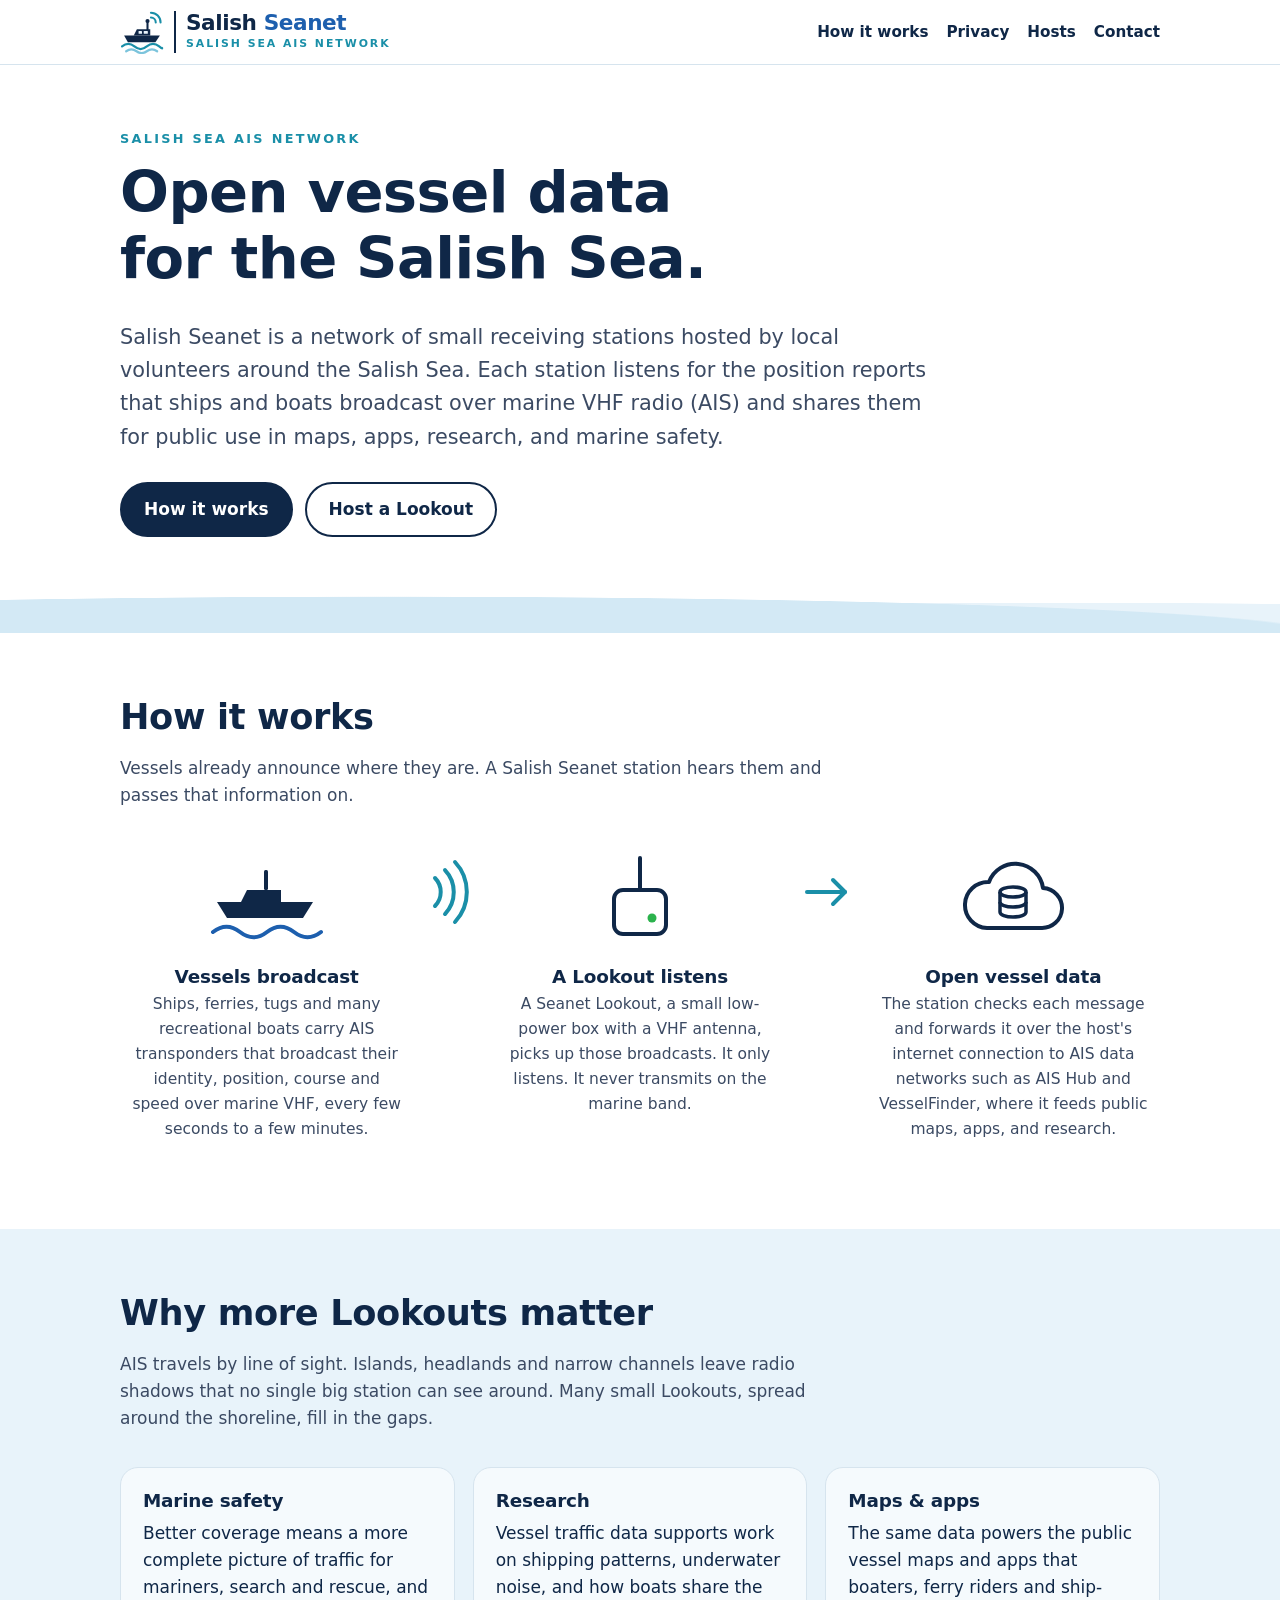
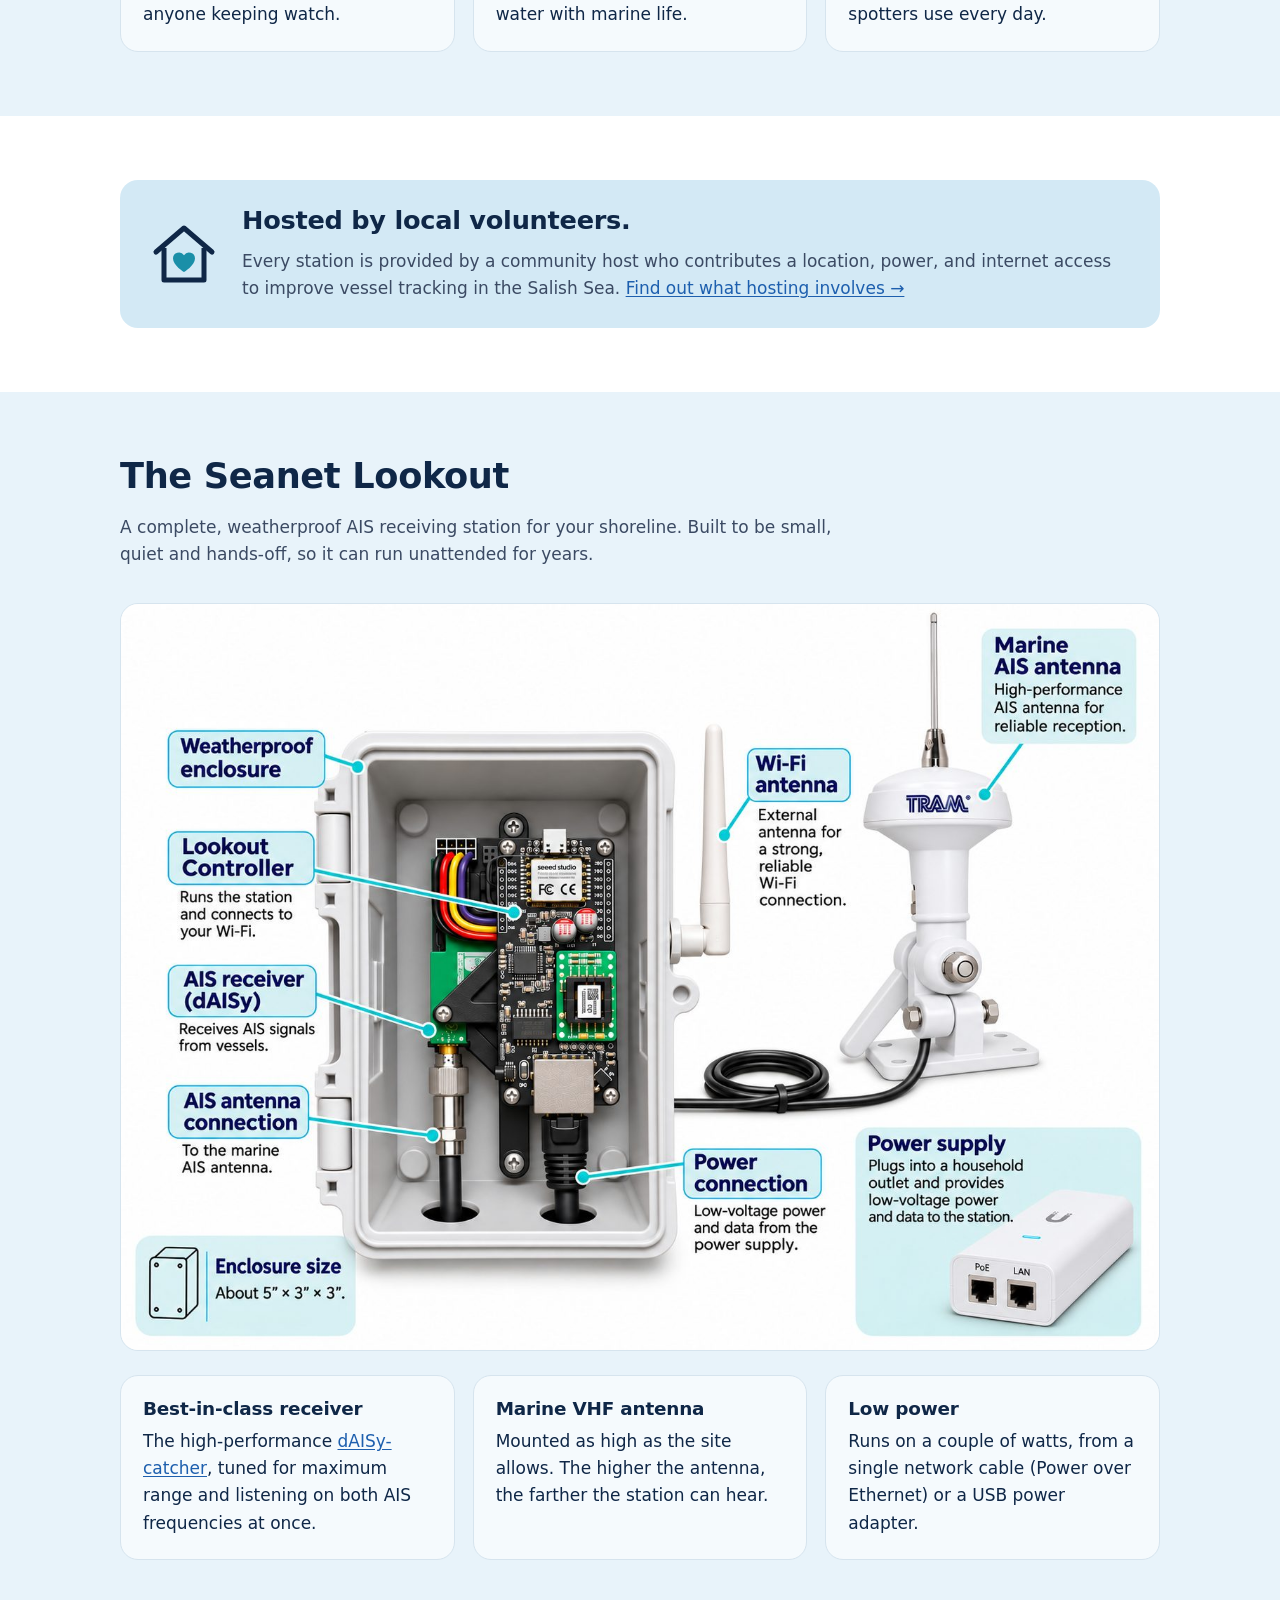
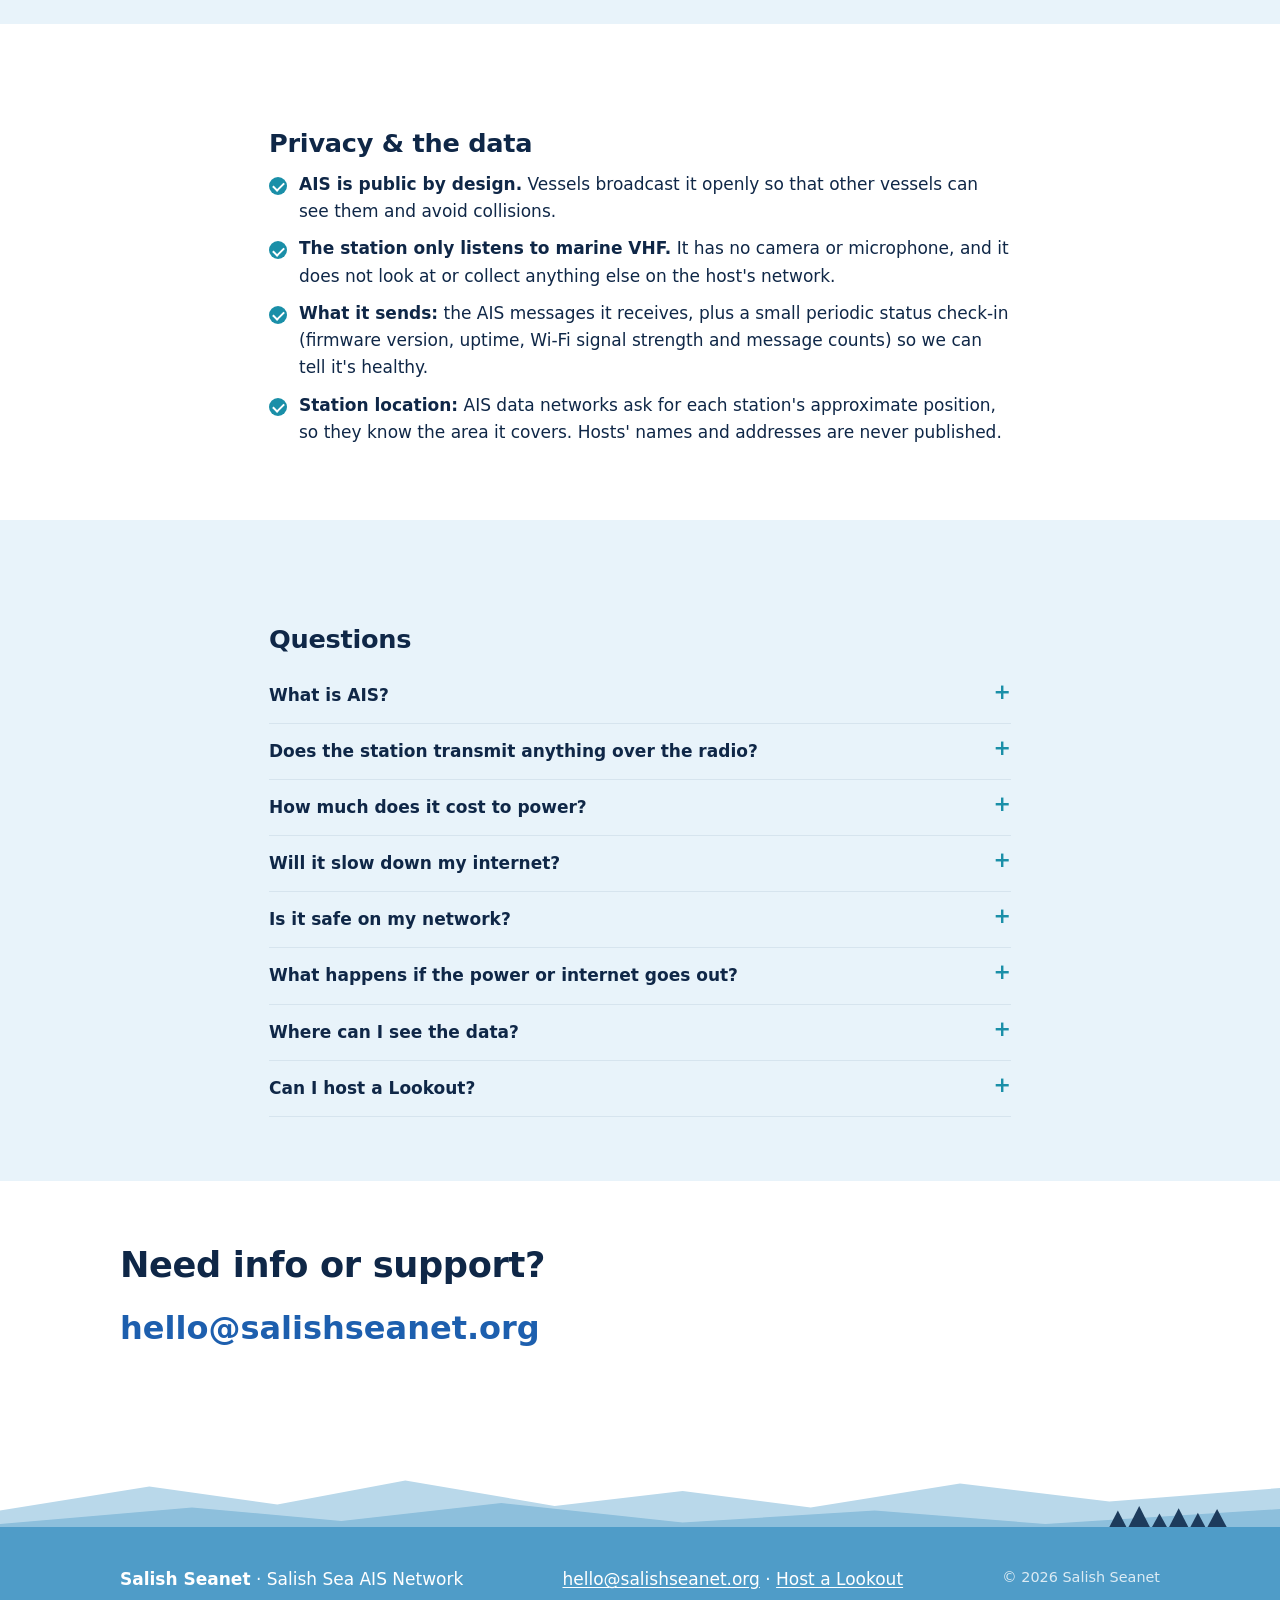
<file: index.html>
<!doctype html>
<html lang="en">
<head>
<meta charset="utf-8">
<meta name="viewport" content="width=device-width, initial-scale=1">
<meta name="color-scheme" content="light dark">
<meta name="theme-color" content="#0f2747">
<link rel="icon" href="/assets/logo.svg" type="image/svg+xml">
<link rel="stylesheet" href="/assets/style.css?v=06f92ad">
<meta property="og:site_name" content="Salish Seanet">
<meta property="og:image" content="https://www.salishseanet.org/assets/logo.svg">
<title>Salish Seanet · Open vessel data for the Salish Sea</title>
<meta name="description" content="Salish Seanet is a network of volunteer-hosted AIS receiving stations that shares vessel positions around the Salish Sea for public maps, apps, research and marine safety.">
<meta property="og:title" content="Salish Seanet · Open vessel data for the Salish Sea">
<meta property="og:description" content="Volunteer-hosted AIS stations sharing vessel positions around the Salish Sea.">
<link rel="canonical" href="https://www.salishseanet.org/">
</head>
<body>
<a class="skip" href="#main">Skip to content</a>
<header class="site-header">
  <div class="wrap header-row">
    <a class="brand" href="/" aria-label="Salish Seanet home">
      <img src="/assets/logo.svg" alt="" width="44" height="44">
      <span class="brand-text">
        <span class="brand-name">Salish <b>Seanet</b></span>
        <span class="brand-tag">Salish Sea AIS Network</span>
      </span>
    </a>
    <nav class="site-nav" aria-label="Main">
      <a href="/#how">How it works</a>
      <a href="/#privacy">Privacy</a>
      <a href="/host/">Hosts</a>
      <a href="/#contact">Contact</a>
    </nav>
  </div>
</header>
<main id="main">

<section class="hero">
  <div class="wrap">
    <p class="eyebrow">Salish Sea AIS Network</p>
    <h1>Open vessel data<br>for the Salish Sea.</h1>
    <p class="lede">Salish Seanet is a network of small receiving stations hosted by
      local volunteers around the Salish Sea. Each station listens for the position
      reports that ships and boats broadcast over marine VHF radio (AIS) and shares
      them for public use in maps, apps, research, and marine safety.</p>
    <div class="cta">
      <a class="btn primary" href="#how">How it works</a>
      <a class="btn" href="/host/">Host a Lookout</a>
    </div>
  </div>
</section>

<section id="how">
  <div class="wrap">
    <h2>How it works</h2>
    <p class="section-lede">Vessels already announce where they are. A Salish Seanet
      station hears them and passes that information on.</p>

    <div class="flow">
      <div class="step">
        <svg class="icon" viewBox="0 0 120 96" aria-hidden="true">
          <g fill="currentColor">
            <rect x="57" y="18" width="4" height="20" rx="1.5"/>
            <path d="M34 50l6-12h34v12z"/>
            <path d="M10 50h96l-10 16H20z"/>
          </g>
          <g fill="none" stroke="var(--blue)" stroke-width="4" stroke-linecap="round">
            <path d="M6 80c9-7 18-7 27 0s18 7 27 0 18-7 27 0 18 7 27 0"/>
          </g>
        </svg>
        <h3>Vessels broadcast</h3>
        <p>Ships, ferries, tugs and many recreational boats carry AIS transponders that
          broadcast their identity, position, course and speed over marine VHF, every
          few seconds to a few minutes.</p>
      </div>

      <svg class="arrow" viewBox="0 0 56 96" aria-hidden="true">
        <g fill="none" stroke="currentColor" stroke-width="4" stroke-linecap="round">
          <path d="M10 34a20 20 0 0 1 0 28"/>
          <path d="M20 26a32 32 0 0 1 0 44"/>
          <path d="M30 18a44 44 0 0 1 0 60"/>
        </g>
      </svg>

      <div class="step">
        <svg class="icon" viewBox="0 0 120 96" aria-hidden="true">
          <rect x="58" y="4" width="4" height="34" rx="2" fill="currentColor"/>
          <rect x="34" y="38" width="52" height="44" rx="9" fill="none" stroke="currentColor" stroke-width="4"/>
          <circle cx="72" cy="66" r="4.5" fill="#2bb24c"/>
        </svg>
        <h3>A Lookout listens</h3>
        <p>A Seanet Lookout, a small low-power box with a VHF antenna, picks up
          those broadcasts. It only listens. It never transmits on the marine band.</p>
      </div>

      <svg class="arrow" viewBox="0 0 56 96" aria-hidden="true">
        <g fill="none" stroke="currentColor" stroke-width="4" stroke-linecap="round" stroke-linejoin="round">
          <path d="M8 48h38"/><path d="M34 36l12 12-12 12"/>
        </g>
      </svg>

      <div class="step">
        <svg class="icon" viewBox="0 0 120 96" aria-hidden="true">
          <path d="M34 76h54a20 20 0 0 0 2-40 28 28 0 0 0-54-6 23 23 0 0 0-2 46z" fill="none" stroke="currentColor" stroke-width="4" stroke-linejoin="round"/>
          <g fill="none" stroke="currentColor" stroke-width="3.5">
            <ellipse cx="60" cy="40" rx="13" ry="5"/>
            <path d="M47 40v20c0 2.8 5.8 5 13 5s13-2.2 13-5V40"/>
            <path d="M47 50c0 2.8 5.8 5 13 5s13-2.2 13-5"/>
          </g>
        </svg>
        <h3>Open vessel data</h3>
        <p>The station checks each message and forwards it over the host's internet
          connection to AIS data networks such as AIS&nbsp;Hub and VesselFinder,
          where it feeds public maps, apps, and research.</p>
      </div>
    </div>
  </div>
</section>

<section class="tint">
  <div class="wrap">
    <h2>Why more Lookouts matter</h2>
    <p class="section-lede">AIS travels by line of sight. Islands, headlands and narrow
      channels leave radio shadows that no single big station can see around. Many small
      Lookouts, spread around the shoreline, fill in the gaps.</p>
    <div class="grid">
      <div class="card"><h3>Marine safety</h3><p>Better coverage means a more complete
        picture of traffic for mariners, search and rescue, and anyone keeping watch.</p></div>
      <div class="card"><h3>Research</h3><p>Vessel traffic data supports work on shipping
        patterns, underwater noise, and how boats share the water with marine life.</p></div>
      <div class="card"><h3>Maps &amp; apps</h3><p>The same data powers the public vessel
        maps and apps that boaters, ferry riders and ship-spotters use every day.</p></div>
    </div>
  </div>
</section>

<section>
  <div class="wrap">
    <div class="band">
      <svg viewBox="0 0 72 72" width="72" height="72" aria-hidden="true">
        <path d="M8 34L36 10l28 24" fill="none" stroke="currentColor" stroke-width="5" stroke-linecap="round" stroke-linejoin="round"/>
        <path d="M16 30v32h40V30" fill="none" stroke="currentColor" stroke-width="5" stroke-linejoin="round"/>
        <path d="M36 54s-11-6.5-11-13.5a6 6 0 0 1 11-3.3 6 6 0 0 1 11 3.3C47 47.5 36 54 36 54z" fill="var(--teal)"/>
      </svg>
      <div>
        <h2>Hosted by local volunteers.</h2>
        <p>Every station is provided by a community host who contributes a location,
          power, and internet access to improve vessel tracking in the Salish Sea.
          <a href="/host/">Find out what hosting involves →</a></p>
      </div>
    </div>
  </div>
</section>

<section class="tint">
  <div class="wrap">
    <h2>The Seanet Lookout</h2>
    <p class="section-lede">A complete, weatherproof AIS receiving station for your
      shoreline. Built to be small, quiet and hands-off, so it can run unattended for years.</p>
    <figure class="kit">
      <img src="/assets/station-kit.jpg" width="1479" height="1063" loading="lazy"
        alt="A Seanet Lookout: a small weatherproof box holding the controller and
        AIS receiver, with a Wi-Fi antenna, a marine AIS antenna on a mount, and a
        plug-in Power over Ethernet supply.">
    </figure>
    <div class="grid">
      <div class="card"><h3>Best-in-class receiver</h3><p>The high-performance
        <a href="https://shop.wegmatt.com/products/daisy-catcher-high-performance-ais-receiver">dAISy-catcher</a>,
        tuned for maximum range and listening on both AIS frequencies at once.</p></div>
      <div class="card"><h3>Marine VHF antenna</h3><p>Mounted as high as the site allows.
        The higher the antenna, the farther the station can hear.</p></div>
      <div class="card"><h3>Low power</h3><p>Runs on a couple of watts, from a single
        network cable (Power over Ethernet) or a USB power adapter.</p></div>
    </div>
  </div>
</section>

<section id="privacy">
  <div class="wrap prose">
    <h2>Privacy &amp; the data</h2>
    <ul class="checks">
      <li><strong>AIS is public by design.</strong> Vessels broadcast it openly so that other
        vessels can see them and avoid collisions.</li>
      <li><strong>The station only listens to marine VHF.</strong> It has no camera or
        microphone, and it does not look at or collect anything else on the host's network.</li>
      <li><strong>What it sends:</strong> the AIS messages it receives, plus a small periodic
        status check-in (firmware version, uptime, Wi-Fi signal strength and
        message counts) so we can tell it's healthy.</li>
      <li><strong>Station location:</strong> AIS data networks ask for each station's
        approximate position, so they know the area it covers. Hosts' names and addresses
        are never published.</li>
    </ul>
  </div>
</section>

<section class="tint" id="faq">
  <div class="wrap prose">
    <h2>Questions</h2>
    <details><summary>What is AIS?</summary>
      <p>The Automatic Identification System. Ships and many smaller boats carry an AIS
        transponder that broadcasts the vessel's name, position, course and speed on two
        marine VHF channels near 162&nbsp;MHz. Anyone with a receiver can hear it.</p></details>
    <details><summary>Does the station transmit anything over the radio?</summary>
      <p>No. It only receives. All it sends goes over the host's internet connection.</p></details>
    <details><summary>How much does it cost to power?</summary>
      <p>About $3 a year. It draws about two watts, less than a single LED light bulb.</p></details>
    <details><summary>Will it slow down my internet?</summary>
      <p>No. It uses a tiny bit of upload spread through the day, about the same as loading
        a few web pages, and doesn't touch your download speed.</p></details>
    <details><summary>Is it safe on my network?</summary>
      <p>Yes. It only sends AIS data out, accepts no incoming connections, and never talks to
        your other devices. <a href="/host/#costs">More for hosts →</a></p></details>
    <details><summary>What happens if the power or internet goes out?</summary>
      <p>Nothing to do. The station starts again on its own when power returns and picks up
        where it left off when the connection comes back.</p></details>
    <details><summary>Where can I see the data?</summary>
      <p>On public vessel-tracking maps such as VesselFinder. AIS Hub also shares the
        combined data with organizations that contribute their own feeds.</p></details>
    <details><summary>Can I host a Lookout?</summary>
      <p>We'd love to hear from you, especially if you have a spot with a clear view of the
        water. See <a href="/host/">hosting a station</a>.</p></details>
  </div>
</section>

<section id="contact">
  <div class="wrap contact">
    <div>
      <h2>Need info or support?</h2>
      <a class="big" href="mailto:hello@salishseanet.org">hello@salishseanet.org</a>
    </div>
  </div>
</section>

</main>
<footer class="site-footer">
  <svg class="shoreline" viewBox="0 0 1200 120" preserveAspectRatio="none" aria-hidden="true">
    <path d="M0 70 L140 38 L260 62 L380 30 L520 64 L640 44 L760 66 L900 34 L1040 58 L1200 40 V120 H0Z" fill="var(--hill-far)"/>
    <path d="M0 88 L180 66 L320 84 L470 60 L640 86 L820 70 L980 88 L1200 68 V120 H0Z" fill="var(--hill-near)"/>
    <g fill="var(--trees)">
      <path d="M1040 92l8-22 8 22z"/><path d="M1058 92l10-28 10 28z"/><path d="M1080 92l7-18 7 18z"/>
      <path d="M1096 92l9-25 9 25z"/><path d="M1116 92l7-19 7 19z"/><path d="M1132 92l9-24 9 24z"/>
    </g>
    <rect y="92" width="1200" height="28" fill="var(--water)"/>
  </svg>
  <div class="footer-body">
    <div class="wrap footer-row">
      <p><strong>Salish Seanet</strong> · Salish Sea AIS Network</p>
      <p><a href="mailto:hello@salishseanet.org">hello@salishseanet.org</a> · <a href="/host/">Host a Lookout</a></p>
      <p class="fine">© 2026 Salish Seanet</p>
    </div>
  </div>
</footer>
</body>
</html>
</file>
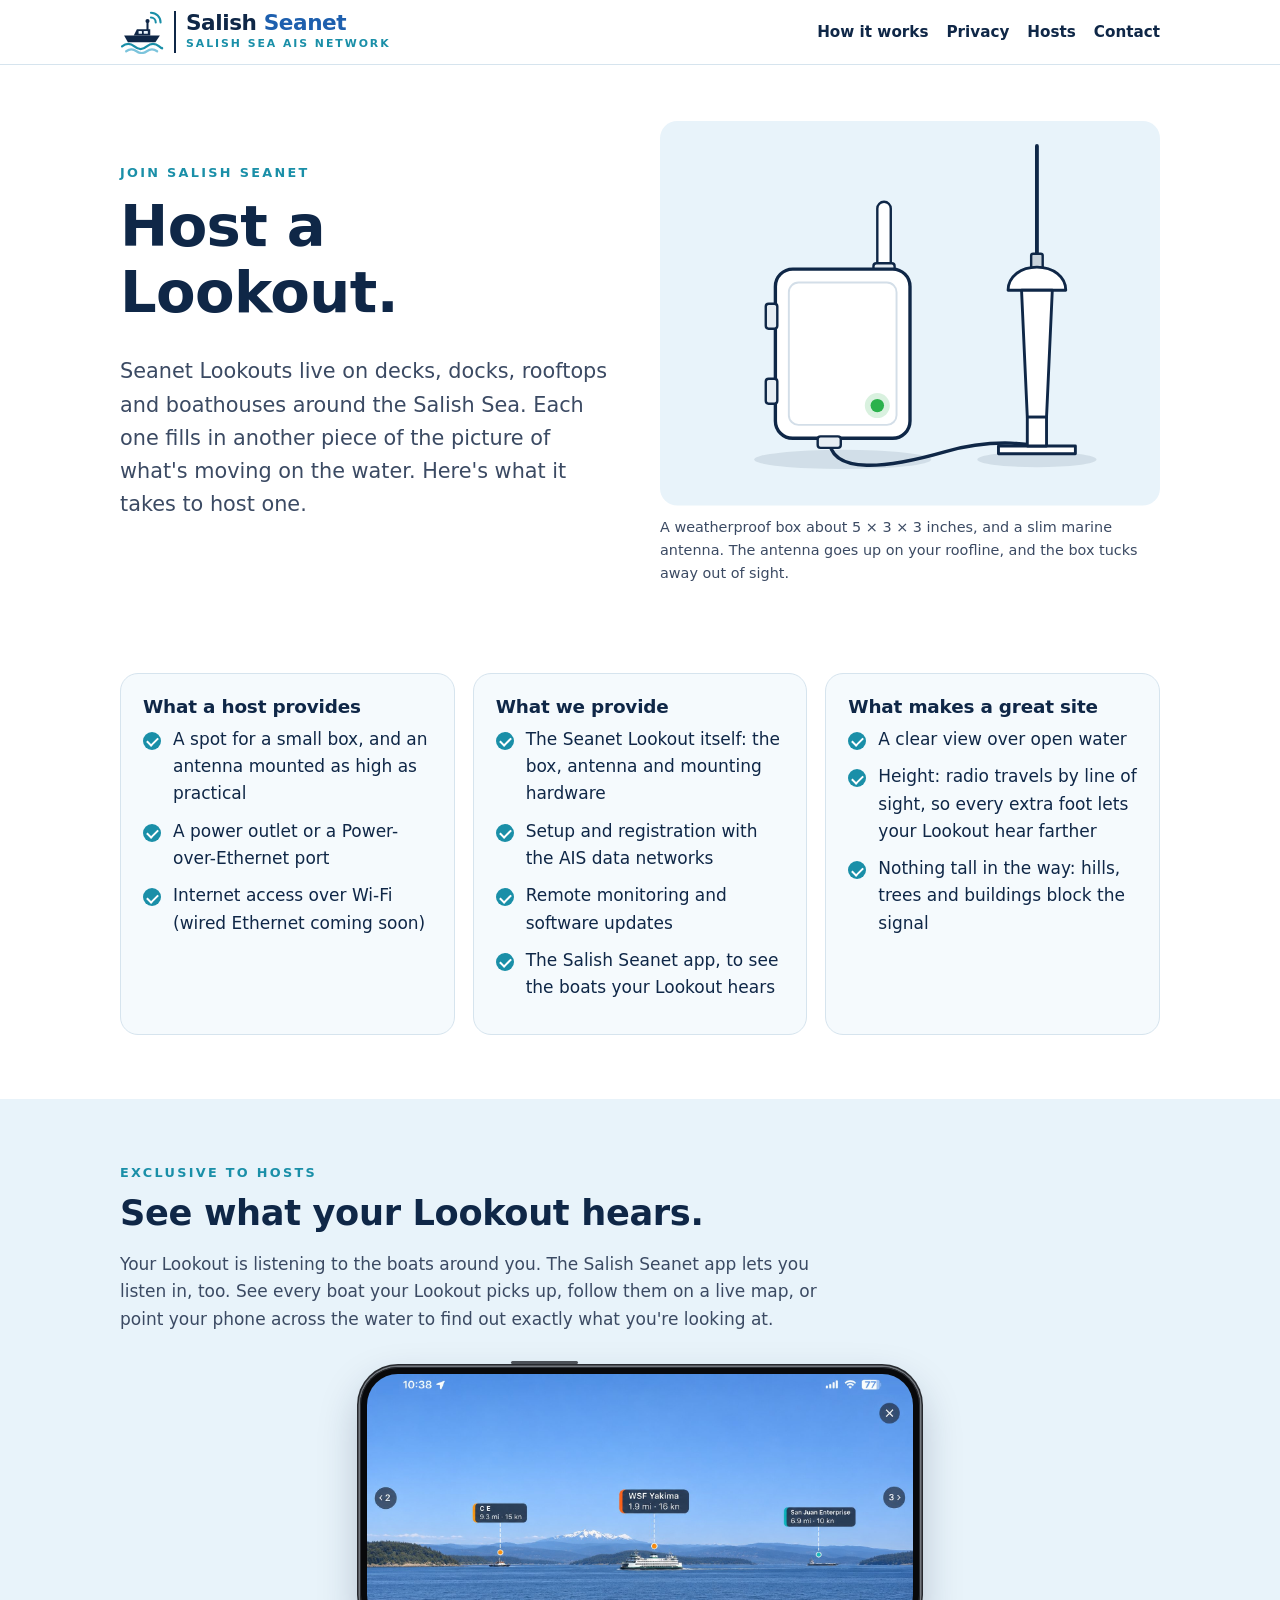
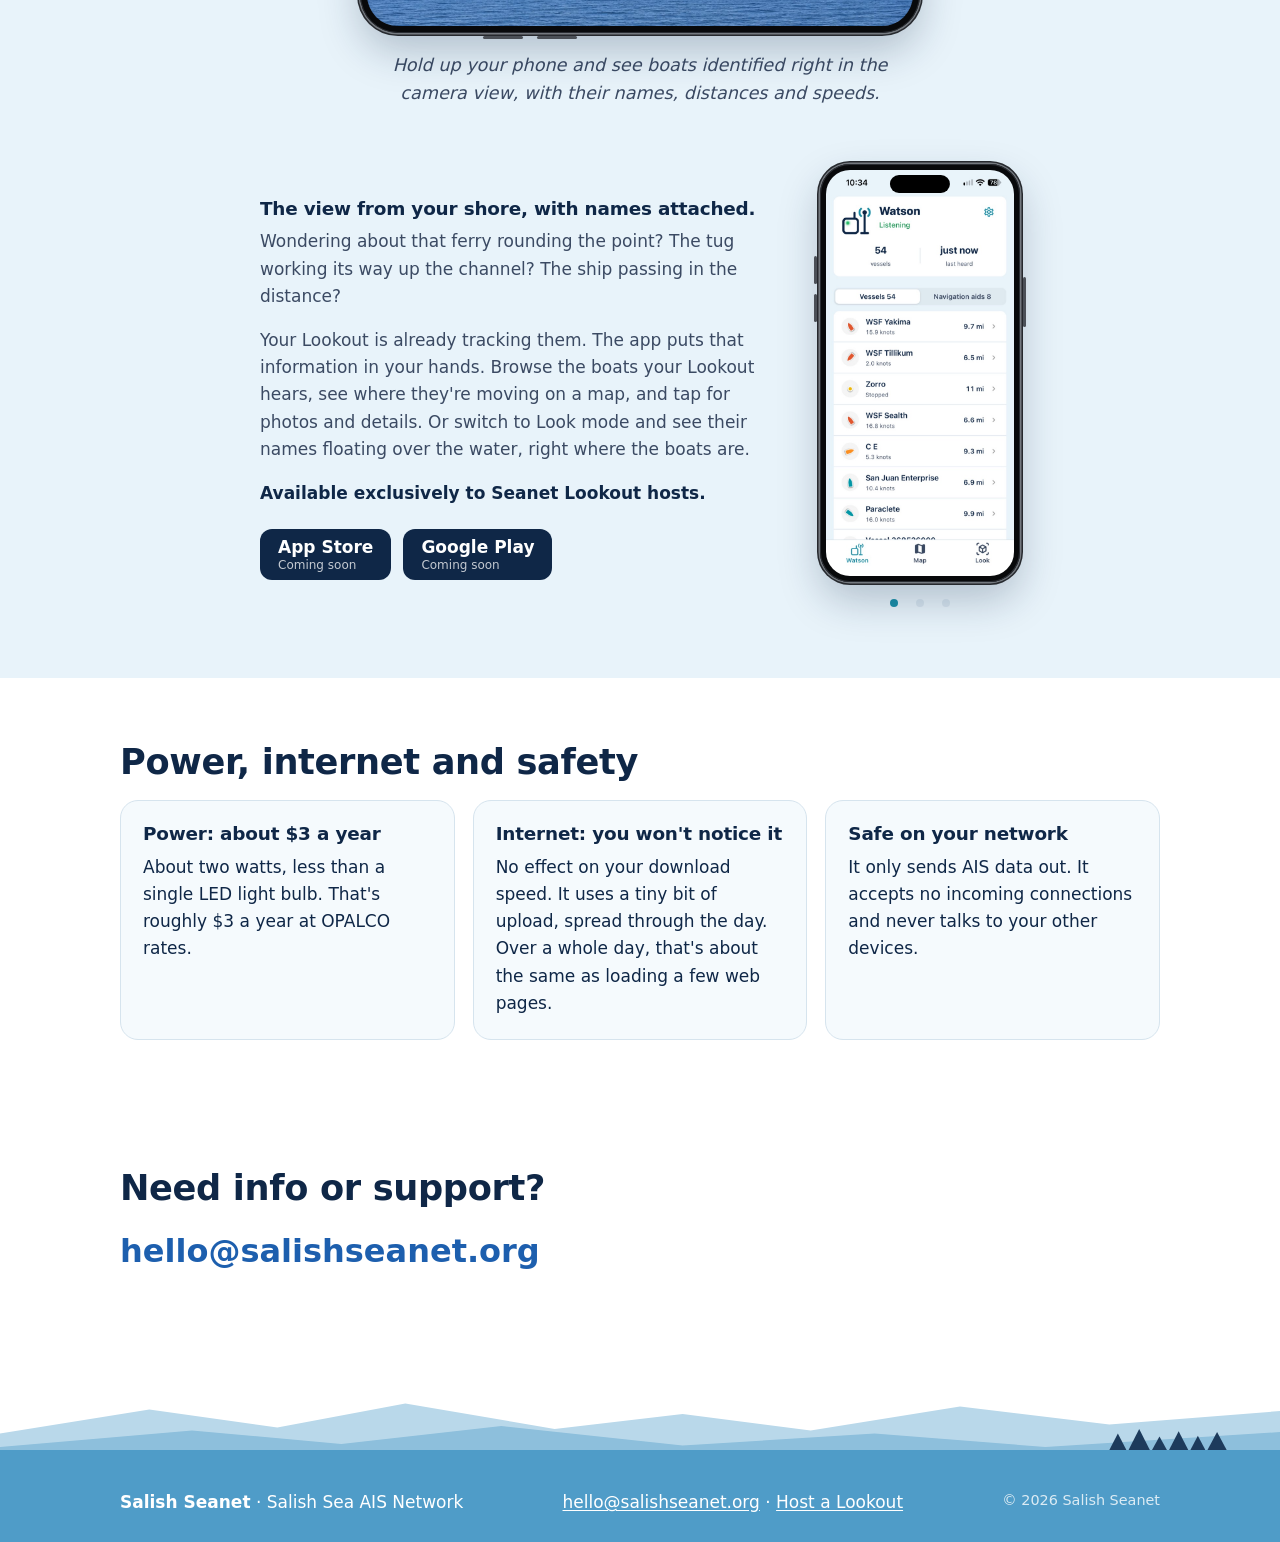
<file: host/index.html>
<!doctype html>
<html lang="en">
<head>
<meta charset="utf-8">
<meta name="viewport" content="width=device-width, initial-scale=1">
<meta name="color-scheme" content="light dark">
<meta name="theme-color" content="#0f2747">
<link rel="icon" href="/assets/logo.svg" type="image/svg+xml">
<link rel="stylesheet" href="/assets/style.css?v=06f92ad">
<meta property="og:site_name" content="Salish Seanet">
<meta property="og:image" content="https://www.salishseanet.org/assets/logo.svg">
<title>Host a Lookout · Salish Seanet</title>
<meta name="description" content="What hosting a Seanet Lookout involves, what you get, and answers to common questions.">
<meta property="og:title" content="Host a Seanet Lookout">
<meta property="og:description" content="What hosting a Seanet Lookout involves, and what you get.">
<link rel="canonical" href="https://www.salishseanet.org/host/">
</head>
<body>
<a class="skip" href="#main">Skip to content</a>
<header class="site-header">
  <div class="wrap header-row">
    <a class="brand" href="/" aria-label="Salish Seanet home">
      <img src="/assets/logo.svg" alt="" width="44" height="44">
      <span class="brand-text">
        <span class="brand-name">Salish <b>Seanet</b></span>
        <span class="brand-tag">Salish Sea AIS Network</span>
      </span>
    </a>
    <nav class="site-nav" aria-label="Main">
      <a href="/#how">How it works</a>
      <a href="/#privacy">Privacy</a>
      <a href="/host/">Hosts</a>
      <a href="/#contact">Contact</a>
    </nav>
  </div>
</header>
<main id="main">

<div class="wrap page-head host-head">
  <div>
    <p class="eyebrow">Join Salish Seanet</p>
    <h1>Host a Lookout.</h1>
    <p class="lede">Seanet Lookouts live on decks, docks, rooftops and boathouses
      around the Salish Sea. Each one fills in another piece of the picture of what's
      moving on the water. Here's what it takes to host one.</p>
  </div>
  <figure class="deck">
    <svg viewBox="0 0 520 400" role="img" aria-labelledby="kit-title">
      <title id="kit-title">A Seanet Lookout: a small white weatherproof box with a green light, cabled to a slim white marine antenna.</title>
      <rect width="520" height="400" rx="18" fill="var(--sky)"/>
      <g fill="rgba(15,39,71,.10)"><ellipse cx="190" cy="352" rx="92" ry="10"/><ellipse cx="392" cy="352" rx="62" ry="8"/></g>
      <!-- cable -->
      <path d="M176 330c0 40 64 30 120 14s96-6 96-6" fill="none" stroke="var(--ink)" stroke-width="3.5" stroke-linecap="round"/>
      <g stroke="#0f2747" stroke-linejoin="round">
        <!-- Wi-Fi stub -->
        <rect x="226" y="84" width="14" height="70" rx="7" fill="#fff" stroke-width="2.5"/>
        <rect x="222" y="148" width="22" height="14" rx="3" fill="#e6edf3" stroke-width="2.5"/>
        <!-- box -->
        <rect x="120" y="154" width="140" height="176" rx="18" fill="#fff" stroke-width="3.5"/>
        <rect x="134" y="168" width="112" height="148" rx="10" fill="none" stroke="#d3deE8" stroke-width="2"/>
        <rect x="110" y="190" width="12" height="26" rx="3" fill="#e6edf3" stroke-width="2.5"/>
        <rect x="110" y="268" width="12" height="26" rx="3" fill="#e6edf3" stroke-width="2.5"/>
        <rect x="164" y="328" width="24" height="12" rx="3" fill="#e6edf3" stroke-width="2.5"/>
        <!-- antenna -->
        <path d="M392 150V26" stroke="var(--ink)" stroke-width="4" stroke-linecap="round"/>
        <rect x="386" y="138" width="12" height="16" rx="2" fill="#c9d3dc" stroke-width="2.5"/>
        <path d="M362 176c0-14 13-24 30-24s30 10 30 24z" fill="#fff" stroke-width="3"/>
        <path d="M376 176h32l-6 132h-20z" fill="#fff" stroke-width="3"/>
        <path d="M352 338h80v8h-80z" fill="#fff" stroke-width="3"/>
        <path d="M382 308h20v30h-20z" fill="#fff" stroke-width="3"/>
      </g>
      <circle cx="226" cy="296" r="7" fill="#2bb24c"/>
      <circle cx="226" cy="296" r="13" fill="#2bb24c" opacity=".18"/>
    </svg>
    <figcaption>A weatherproof box about 5 × 3 × 3 inches, and a slim marine antenna.
      The antenna goes up on your roofline, and the box tucks away out of sight.</figcaption>
  </figure>
</div>

<section>
  <div class="wrap">
    <div class="grid">
      <div class="card">
        <h3>What a host provides</h3>
        <ul class="checks">
          <li>A spot for a small box, and an antenna mounted as high as practical</li>
          <li>A power outlet or a Power-over-Ethernet port</li>
          <li>Internet access over Wi-Fi (wired Ethernet coming soon)</li>
        </ul>
      </div>
      <div class="card">
        <h3>What we provide</h3>
        <ul class="checks">
          <li>The Seanet Lookout itself: the box, antenna and mounting hardware</li>
          <li>Setup and registration with the AIS data networks</li>
          <li>Remote monitoring and software updates</li>
          <li>The Salish Seanet app, to see the boats your Lookout hears</li>
        </ul>
      </div>
      <div class="card">
        <h3>What makes a great site</h3>
        <ul class="checks">
          <li>A clear view over open water</li>
          <li>Height: radio travels by line of sight, so every extra foot lets your
            Lookout hear farther</li>
          <li>Nothing tall in the way: hills, trees and buildings block the signal</li>
        </ul>
      </div>
    </div>
  </div>
</section>

<section id="app" class="tint">
  <div class="wrap">
    <p class="eyebrow">Exclusive to hosts</p>
    <h2>See what your Lookout hears.</h2>
    <p class="section-lede">Your Lookout is listening to the boats around you. The Salish
      Seanet app lets you listen in, too. See every boat your Lookout picks up, follow
      them on a live map, or point your phone across the water to find out exactly what
      you're looking at.</p>

    <figure class="look">
      <div class="phone phone-wide"><div class="screen">
        <img src="/assets/app/look.jpg" width="1672" height="773" loading="lazy"
          alt="The Look view: the camera picture of the water, with the ferry WSF Yakima and two other boats labelled with their distance and speed.">
      </div></div>
      <figcaption><em>Hold up your phone and see boats identified right in the camera
        view, with their names, distances and speeds.</em></figcaption>
    </figure>

    <div class="perk">
      <div>
        <h3>The view from your shore, with names attached.</h3>
        <p>Wondering about that ferry rounding the point? The tug working its way up the
          channel? The ship passing in the distance?</p>
        <p>Your Lookout is already tracking them. The app puts that information in your
          hands. Browse the boats your Lookout hears, see where they're moving on a map,
          and tap for photos and details. Or switch to Look mode and see their names
          floating over the water, right where the boats are.</p>
        <p class="exclusive"><strong>Available exclusively to Seanet Lookout hosts.</strong></p>
        <div class="stores">
          <span class="store">App Store<small>Coming soon</small></span>
          <span class="store">Google Play<small>Coming soon</small></span>
        </div>
      </div>
      <figure class="phone-show" aria-label="More screens from the Salish Seanet app">
        <div class="phone"><div class="screen">
          <img class="on" src="/assets/app/lookout.jpg" width="600" height="1298"
            alt="The app's Lookout screen: listening, 54 vessels, with ferries and boats listed by speed and distance.">
          <img src="/assets/app/map.jpg" width="600" height="1298"
            alt="A map of the San Juan Islands with coloured boat markers.">
          <img src="/assets/app/vessel.jpg" width="600" height="1298"
            alt="Details for the ferry WSF Yakima: photo, speed, heading, size and operator.">
        </div></div>
        <div class="dots">
          <button type="button" class="on" aria-label="Show screen 1" aria-current="true"></button>
          <button type="button" aria-label="Show screen 2"></button>
          <button type="button" aria-label="Show screen 3"></button>
        </div>
      </figure>
    </div>
  </div>
</section>

<script>
(() => {
  const show = document.querySelector('.phone-show');
  const imgs = [...show.querySelectorAll('.phone img')];
  const dots = [...show.querySelectorAll('.dots button')];
  let i = 0, timer;
  const go = (n) => {
    imgs[i].classList.remove('on'); dots[i].classList.remove('on'); dots[i].removeAttribute('aria-current');
    i = (n + imgs.length) % imgs.length;
    imgs[i].classList.add('on'); dots[i].classList.add('on'); dots[i].setAttribute('aria-current', 'true');
  };
  dots.forEach((d, n) => d.addEventListener('click', () => { clearInterval(timer); go(n); }));
  if (!matchMedia('(prefers-reduced-motion: reduce)').matches)
    timer = setInterval(() => go(i + 1), 3500);
})();
</script>

<section id="costs">
  <div class="wrap">
    <h2>Power, internet and safety</h2>
    <div class="grid">
      <div class="card">
        <h3>Power: about $3 a year</h3>
        <p>About two watts, less than a single LED light bulb. That's roughly $3 a year
          at OPALCO rates.</p>
      </div>
      <div class="card">
        <h3>Internet: you won't notice it</h3>
        <p>No effect on your download speed. It uses a tiny bit of upload, spread through
          the day. Over a whole day, that's about the same as loading a few web pages.</p>
      </div>
      <div class="card">
        <h3>Safe on your network</h3>
        <p>It only sends AIS data out. It accepts no incoming connections and never talks
          to your other devices.</p>
      </div>
    </div>
  </div>
</section>

<section id="contact">
  <div class="wrap contact">
    <div>
      <h2>Need info or support?</h2>
      <a class="big" href="mailto:hello@salishseanet.org">hello@salishseanet.org</a>
    </div>
  </div>
</section>

</main>
<footer class="site-footer">
  <svg class="shoreline" viewBox="0 0 1200 120" preserveAspectRatio="none" aria-hidden="true">
    <path d="M0 70 L140 38 L260 62 L380 30 L520 64 L640 44 L760 66 L900 34 L1040 58 L1200 40 V120 H0Z" fill="var(--hill-far)"/>
    <path d="M0 88 L180 66 L320 84 L470 60 L640 86 L820 70 L980 88 L1200 68 V120 H0Z" fill="var(--hill-near)"/>
    <g fill="var(--trees)">
      <path d="M1040 92l8-22 8 22z"/><path d="M1058 92l10-28 10 28z"/><path d="M1080 92l7-18 7 18z"/>
      <path d="M1096 92l9-25 9 25z"/><path d="M1116 92l7-19 7 19z"/><path d="M1132 92l9-24 9 24z"/>
    </g>
    <rect y="92" width="1200" height="28" fill="var(--water)"/>
  </svg>
  <div class="footer-body">
    <div class="wrap footer-row">
      <p><strong>Salish Seanet</strong> · Salish Sea AIS Network</p>
      <p><a href="mailto:hello@salishseanet.org">hello@salishseanet.org</a> · <a href="/host/">Host a Lookout</a></p>
      <p class="fine">© 2026 Salish Seanet</p>
    </div>
  </div>
</footer>
</body>
</html>
</file>
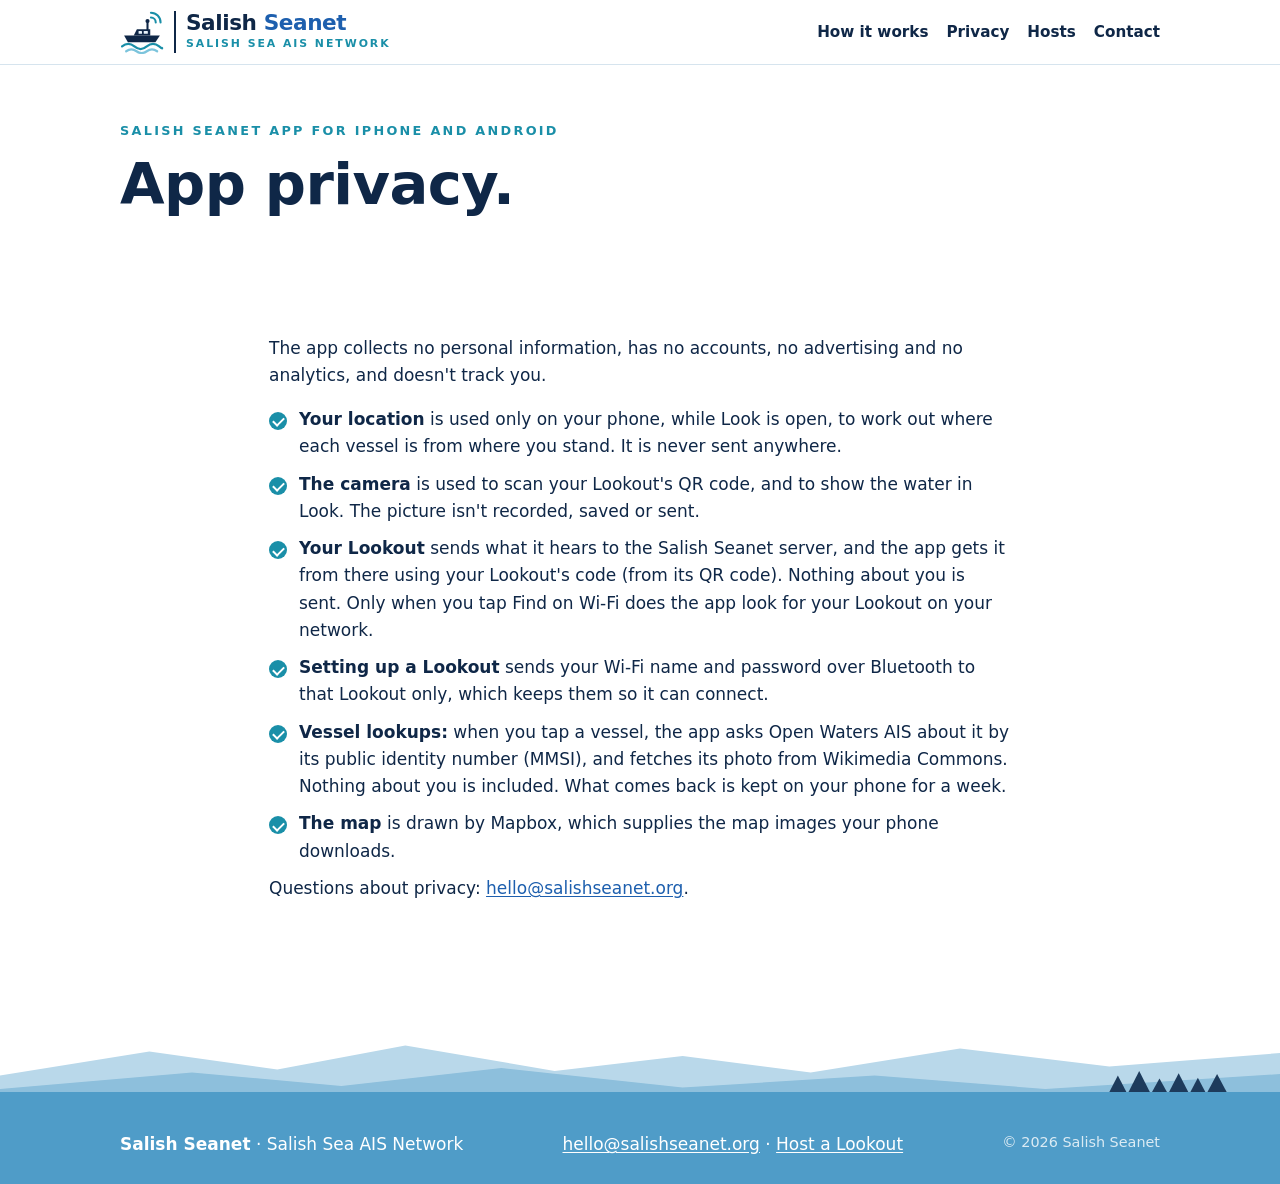
<file: privacy.html>
<!doctype html>
<html lang="en">
<head>
<meta charset="utf-8">
<meta name="viewport" content="width=device-width, initial-scale=1">
<meta name="color-scheme" content="light dark">
<meta name="theme-color" content="#0f2747">
<link rel="icon" href="/assets/logo.svg" type="image/svg+xml">
<link rel="stylesheet" href="/assets/style.css?v=06f92ad">
<meta property="og:site_name" content="Salish Seanet">
<meta property="og:image" content="https://www.salishseanet.org/assets/logo.svg">
<title>App privacy · Salish Seanet</title>
<meta name="description" content="What the Salish Seanet app does with your data: it collects nothing about you.">
<link rel="canonical" href="https://www.salishseanet.org/privacy.html">
</head>
<body>
<a class="skip" href="#main">Skip to content</a>
<header class="site-header">
  <div class="wrap header-row">
    <a class="brand" href="/" aria-label="Salish Seanet home">
      <img src="/assets/logo.svg" alt="" width="44" height="44">
      <span class="brand-text">
        <span class="brand-name">Salish <b>Seanet</b></span>
        <span class="brand-tag">Salish Sea AIS Network</span>
      </span>
    </a>
    <nav class="site-nav" aria-label="Main">
      <a href="/#how">How it works</a>
      <a href="/#privacy">Privacy</a>
      <a href="/host/">Hosts</a>
      <a href="/#contact">Contact</a>
    </nav>
  </div>
</header>
<main id="main">

<div class="wrap page-head">
  <p class="eyebrow">Salish Seanet app for iPhone and Android</p>
  <h1>App privacy.</h1>
</div>

<section id="privacy">
  <div class="wrap prose">
    <p>The app collects no personal information, has no accounts, no advertising and
      no analytics, and doesn't track you.</p>
    <ul class="checks">
      <li><strong>Your location</strong> is used only on your phone, while Look is open,
        to work out where each vessel is from where you stand. It is never sent anywhere.</li>
      <li><strong>The camera</strong> is used to scan your Lookout's QR code, and to show
        the water in Look. The picture isn't recorded, saved or sent.</li>
      <li><strong>Your Lookout</strong> sends what it hears to the Salish Seanet server,
        and the app gets it from there using your Lookout's code (from its QR code).
        Nothing about you is sent. Only when you tap Find on Wi-Fi does the app look for
        your Lookout on your network.</li>
      <li><strong>Setting up a Lookout</strong> sends your Wi-Fi name and password over
        Bluetooth to that Lookout only, which keeps them so it can connect.</li>
      <li><strong>Vessel lookups:</strong> when you tap a vessel, the app asks Open Waters
        AIS about it by its public identity number (MMSI), and fetches its photo from
        Wikimedia Commons. Nothing about you is included. What comes back is kept on
        your phone for a week.</li>
      <li><strong>The map</strong> is drawn by Mapbox, which supplies the map images
        your phone downloads.</li>
    </ul>
    <p>Questions about privacy: <a href="mailto:hello@salishseanet.org">hello@salishseanet.org</a>.</p>
  </div>
</section>

</main>
<footer class="site-footer">
  <svg class="shoreline" viewBox="0 0 1200 120" preserveAspectRatio="none" aria-hidden="true">
    <path d="M0 70 L140 38 L260 62 L380 30 L520 64 L640 44 L760 66 L900 34 L1040 58 L1200 40 V120 H0Z" fill="var(--hill-far)"/>
    <path d="M0 88 L180 66 L320 84 L470 60 L640 86 L820 70 L980 88 L1200 68 V120 H0Z" fill="var(--hill-near)"/>
    <g fill="var(--trees)">
      <path d="M1040 92l8-22 8 22z"/><path d="M1058 92l10-28 10 28z"/><path d="M1080 92l7-18 7 18z"/>
      <path d="M1096 92l9-25 9 25z"/><path d="M1116 92l7-19 7 19z"/><path d="M1132 92l9-24 9 24z"/>
    </g>
    <rect y="92" width="1200" height="28" fill="var(--water)"/>
  </svg>
  <div class="footer-body">
    <div class="wrap footer-row">
      <p><strong>Salish Seanet</strong> · Salish Sea AIS Network</p>
      <p><a href="mailto:hello@salishseanet.org">hello@salishseanet.org</a> · <a href="/host/">Host a Lookout</a></p>
      <p class="fine">© 2026 Salish Seanet</p>
    </div>
  </div>
</footer>
</body>
</html>
</file>
<file: assets/style.css>
/* Salish Seanet — colours from the station sticker */
:root {
  --ink: #0f2747;
  --ink-soft: #3b4a63;
  --blue: #1d5fae;
  --teal: #1a8fa8;
  --sky: #e8f3fa;
  --sky-2: #d3e9f5;
  --bg: #ffffff;
  --card: #f5fafd;
  --line: #d6e4ee;
  --hill-far: #b9d8ea;
  --hill-near: #8dbfdc;
  --trees: #1d3b5c;
  --water: #4f9cc8;
  --radius: 18px;
  --maxw: 1080px;
}
@media (prefers-color-scheme: dark) {
  :root {
    --ink: #e7f0f8;
    --ink-soft: #b3c3d6;
    --blue: #7db4f0;
    --teal: #4cc0d6;
    --sky: #12243a;
    --sky-2: #17304c;
    --bg: #0a1626;
    --card: #10213a;
    --line: #22395a;
    --hill-far: #1b3553;
    --hill-near: #23476d;
    --trees: #0b1a2c;
    --water: #1f5a85;
  }
}

* { box-sizing: border-box; }
html { scroll-behavior: smooth; }
body {
  margin: 0;
  background: var(--bg);
  color: var(--ink);
  font: 17px/1.6 system-ui, -apple-system, "Segoe UI", Roboto, "Helvetica Neue", Arial, sans-serif;
  -webkit-text-size-adjust: 100%;
}
img, svg { max-width: 100%; }
a { color: var(--blue); text-underline-offset: 2px; }
a:hover { color: var(--teal); }
h1, h2, h3 { line-height: 1.15; letter-spacing: -0.01em; margin: 0 0 .5em; }
h1 { font-size: clamp(2.2rem, 6vw, 3.6rem); font-weight: 800; }
h2 { font-size: clamp(1.6rem, 3.6vw, 2.2rem); font-weight: 800; }
h3 { font-size: 1.15rem; font-weight: 700; }
p { margin: 0 0 1em; }
.wrap { max-width: var(--maxw); margin: 0 auto; padding: 0 20px; }

.skip { position: absolute; left: -9999px; }
.skip:focus { left: 12px; top: 12px; background: var(--bg); padding: 8px 12px; z-index: 10; }

/* Header */
.site-header { border-bottom: 1px solid var(--line); background: var(--bg); position: sticky; top: 0; z-index: 5; }
.header-row { display: flex; align-items: center; justify-content: space-between; gap: 16px; padding-top: 10px; padding-bottom: 10px; flex-wrap: wrap; }
.brand { display: flex; align-items: center; gap: 10px; text-decoration: none; color: var(--ink); }
.brand-text { display: flex; flex-direction: column; border-left: 2px solid var(--ink); padding-left: 10px; }
.brand-name { font-size: 1.35rem; font-weight: 800; letter-spacing: -0.02em; line-height: 1.1; }
.brand-name b { color: var(--blue); font-weight: 800; }
.brand-tag { font-size: .68rem; letter-spacing: .18em; text-transform: uppercase; color: var(--teal); font-weight: 600; }
.site-nav { display: flex; gap: 18px; flex-wrap: wrap; }
.site-nav a { color: var(--ink); text-decoration: none; font-weight: 600; font-size: .95rem; }
.site-nav a:hover { color: var(--teal); }

/* Hero */
.hero { position: relative; padding: 64px 0 96px; overflow: hidden; }
.hero::after {
  content: ""; position: absolute; left: 0; right: 0; bottom: 0; height: 70px;
  background:
    radial-gradient(120% 60px at 30% 100%, var(--sky-2) 60%, transparent 61%),
    radial-gradient(120% 50px at 80% 100%, var(--sky) 60%, transparent 61%);
}
.eyebrow { text-transform: uppercase; letter-spacing: .18em; font-size: .8rem; font-weight: 700; color: var(--teal); margin-bottom: .8em; }
.lede { font-size: clamp(1.1rem, 2.2vw, 1.3rem); color: var(--ink-soft); max-width: 40em; }
.cta { display: flex; gap: 12px; flex-wrap: wrap; margin-top: 28px; }
.btn { display: inline-block; padding: 12px 22px; border-radius: 999px; font-weight: 700; text-decoration: none; border: 2px solid var(--ink); color: var(--ink); }
.btn.primary { background: var(--ink); color: var(--bg); }
.btn:hover { border-color: var(--teal); color: var(--teal); }
.btn.primary:hover { background: var(--teal); color: #fff; }

/* Sections */
section { padding: 64px 0; }
section.tint { background: var(--sky); }
.section-lede { color: var(--ink-soft); max-width: 42em; margin-bottom: 2em; }

/* Flow diagram */
.flow { display: grid; grid-template-columns: 1fr auto 1fr auto 1fr; align-items: start; gap: 12px; }
.step { text-align: center; padding: 8px; }
.step .icon { width: 120px; height: 96px; margin: 0 auto 10px; color: var(--ink); }
.step h3 { margin-bottom: .3em; }
.step p { color: var(--ink-soft); font-size: .97rem; }
.arrow { color: var(--teal); width: 56px; height: 96px; }
@media (max-width: 760px) {
  .flow { grid-template-columns: 1fr; }
  .arrow { transform: rotate(90deg); margin: -8px auto; height: 48px; }
}

/* Cards */
.grid { display: grid; gap: 18px; grid-template-columns: repeat(auto-fit, minmax(240px, 1fr)); }
.card { background: var(--card); border: 1px solid var(--line); border-radius: var(--radius); padding: 22px; }
.card p:last-child { margin-bottom: 0; }

/* Volunteer band */
.band { display: flex; gap: 22px; align-items: center; background: var(--sky-2); border-radius: var(--radius); padding: 26px 28px; }
.band svg { flex: 0 0 72px; color: var(--ink); }
.band h2 { font-size: 1.6rem; }
.band p { margin: 0; color: var(--ink-soft); }
@media (max-width: 560px) { .band { flex-direction: column; align-items: flex-start; } }

/* Lists, FAQ */
.checks { list-style: none; padding: 0; margin: 0; }
.checks li { padding-left: 30px; position: relative; margin-bottom: .6em; }
.checks li::before { content: ""; position: absolute; left: 0; top: .35em; width: 18px; height: 18px; border-radius: 50%; background: var(--teal); }
.checks li::after { content: ""; position: absolute; left: 6px; top: .55em; width: 5px; height: 9px; border: solid var(--bg); border-width: 0 2px 2px 0; transform: rotate(45deg); }
details { border-bottom: 1px solid var(--line); padding: 14px 0; }
details summary { cursor: pointer; font-weight: 700; list-style: none; display: flex; justify-content: space-between; gap: 12px; }
details summary::-webkit-details-marker { display: none; }
details summary::after { content: "+"; color: var(--teal); font-size: 1.3rem; line-height: 1; }
details[open] summary::after { content: "–"; }
details p { margin: .6em 0 0; color: var(--ink-soft); }

/* Contact */
.contact { display: flex; gap: 28px; align-items: center; flex-wrap: wrap; }
.contact .big { font-size: clamp(1.4rem, 3.4vw, 2rem); font-weight: 800; color: var(--blue); text-decoration: none; word-break: break-word; }

/* Footer */
.site-footer { margin-top: 40px; }
.shoreline { display: block; width: 100%; height: 90px; }
.footer-body { background: var(--water); color: #fff; padding: 18px 0 26px; }
.footer-body a { color: #fff; }
.footer-row { display: flex; flex-wrap: wrap; justify-content: space-between; gap: 6px 24px; }
.footer-row p { margin: 0; }
.fine { opacity: .8; font-size: .9rem; }

/* Simple page */
.page-head { padding-top: 56px; padding-bottom: 24px; }
.prose { max-width: 46em; }
.prose h2 { margin-top: 1.6em; font-size: 1.6rem; }
.steps { padding-left: 1.2em; }
.steps li { margin-bottom: .6em; }

/* Hardware photo */
.kit { margin: 0 0 24px; }
.kit img { display: block; width: 100%; height: auto; border-radius: var(--radius); border: 1px solid var(--line); background: #fff; }

/* What you get: the app (host page) */
/* Phone frames at iPhone proportions: screen corners ~12% of the short side,
   Dynamic Island 126x37pt, side buttons. Screens are real 2532x1170 shots. */
.phone { --bez: 6px; --r: 30px; position: relative; padding: var(--bez); border-radius: var(--r); background: #08090b;
  box-shadow: inset 0 0 0 1px #2a2d33, 0 0 0 1.5px #74797f, 0 0 0 3px #26292e, 0 18px 40px rgba(15, 39, 71, .25); }
.screen { position: relative; overflow: hidden; border-radius: calc(var(--r) - var(--bez)); background: #000; }
.screen img { display: block; width: 100%; height: auto; }
.screen::after { content: ""; position: absolute; z-index: 1; background: #000; border-radius: 999px;
  top: 1.3%; left: 50%; width: 32%; aspect-ratio: 126 / 37; transform: translateX(-50%); }
.phone::before, .phone::after { content: ""; position: absolute; background: #4b5057; border-radius: 2px; }
.phone::before { right: -6px; top: 27%; width: 3px; height: 12%; }                     /* power */
.phone::after { left: -6px; top: 22%; width: 3px; height: 28px; box-shadow: 0 38px 0 #4b5057; }   /* volume pair */

/* Look shot: iPhone landscape proportions, status bar inset as iOS does it */
.phone-wide { --bez: 7px; --r: 38px; }
.phone-wide .screen::after { content: none; }
.phone-wide::before { right: auto; top: -6px; left: 27%; width: 12%; height: 3px; }   /* power, now on top */
.phone-wide::after { left: 22%; top: auto; bottom: -6px; width: 40px; height: 3px; box-shadow: 54px 0 0 #4b5057; }
.look { margin: 8px auto 56px; max-width: 560px; }
.look figcaption { margin: 18px auto 0; max-width: 34em; text-align: center; font-size: 1.1rem; color: var(--ink-soft); }
.perk { display: grid; grid-template-columns: 1fr auto; gap: 48px; align-items: center; max-width: 760px; margin: 0 auto; }
.perk p { color: var(--ink-soft); }
.perk .exclusive { color: var(--ink); margin: 0; }
.stores { display: flex; gap: 12px; flex-wrap: wrap; margin-top: 22px; }
.store { display: inline-flex; flex-direction: column; padding: 8px 18px; border-radius: 12px; background: var(--ink); color: var(--bg); font-weight: 700; line-height: 1.2; }
.store small { font-weight: 500; font-size: .75rem; opacity: .75; }
.phone-show { margin: 0; width: 200px; }
.phone-show .screen { aspect-ratio: 1170 / 2532; }
.phone-show .screen img { position: absolute; inset: 0; height: 100%; object-fit: cover; opacity: 0; transition: opacity .7s ease; }
.phone-show .screen img.on { opacity: 1; }
.dots { display: flex; justify-content: center; gap: 4px; margin-top: 10px; }
.dots button { width: 22px; height: 22px; padding: 0; border: 0; background: none; cursor: pointer; }
.dots button::before { content: ""; display: block; width: 8px; height: 8px; margin: auto; border-radius: 50%; background: var(--line); }
.dots button.on::before { background: var(--teal); }
@media (max-width: 760px) {
  .phone-wide { --bez: 5px; --r: 25px; }
  .perk { grid-template-columns: 1fr; gap: 28px; }
  .phone-show { margin: 0 auto; }
}

/* Host page intro: text beside the hardware */
.host-head { display: grid; grid-template-columns: 1fr 1fr; gap: 40px; align-items: center; }
.deck { margin: 0; }
.deck svg { display: block; width: 100%; height: auto; }
.deck figcaption { margin-top: 10px; font-size: .9rem; color: var(--ink-soft); }
@media (max-width: 860px) { .host-head { grid-template-columns: 1fr; gap: 24px; } }
</file>
